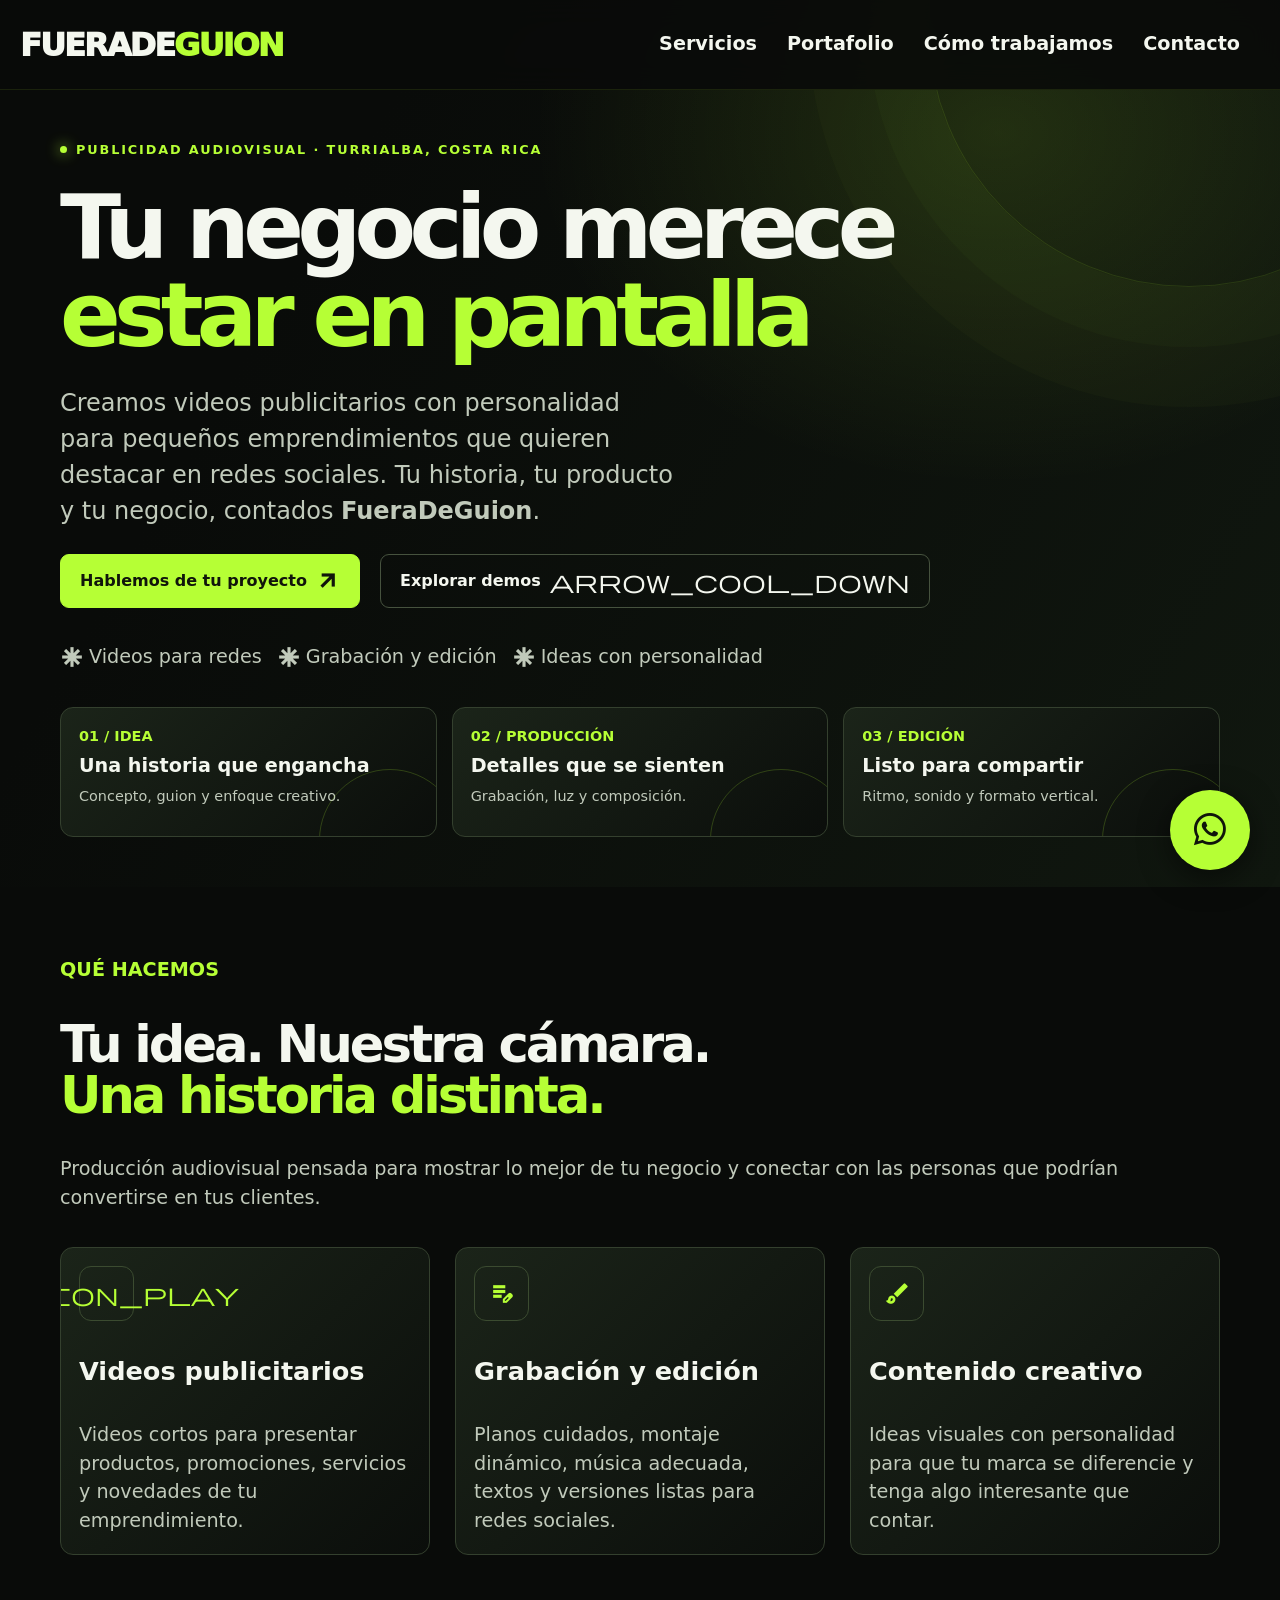
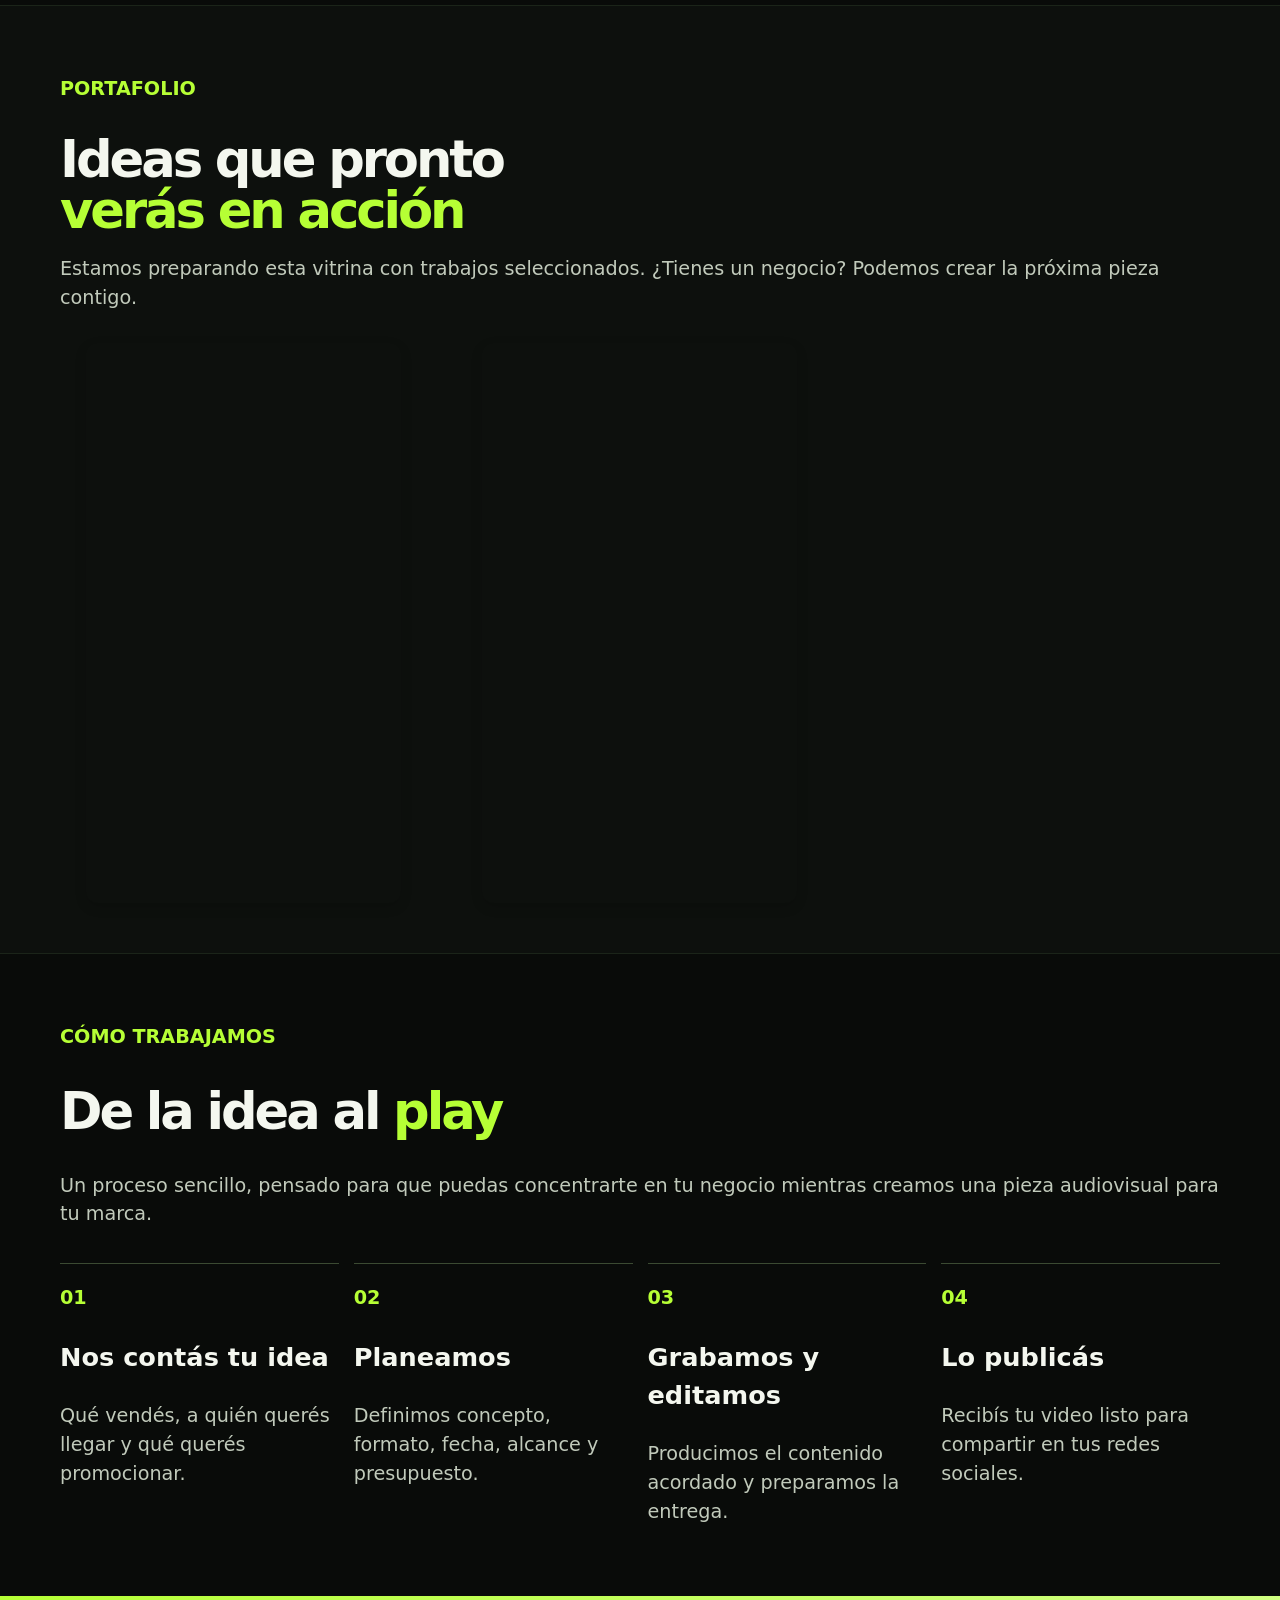
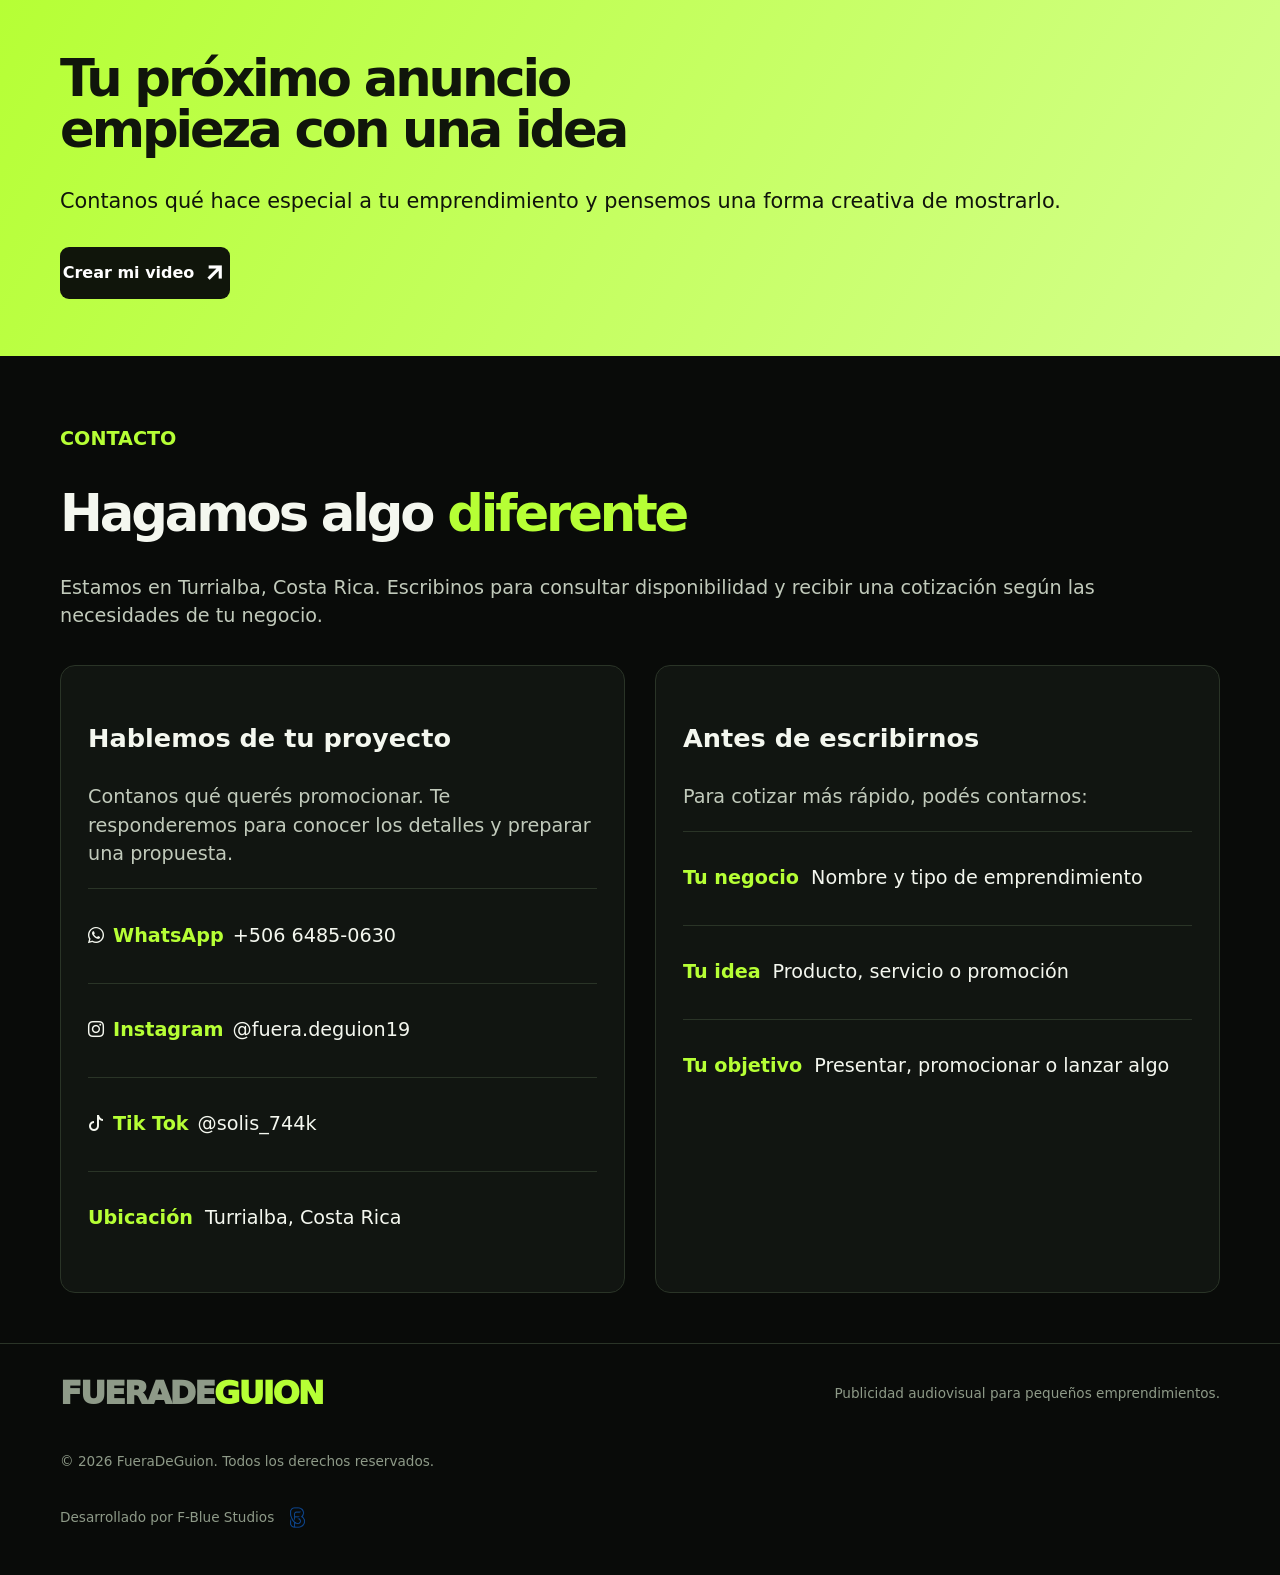
<file: index.html>
<!DOCTYPE html>
<html lang="es">
<head>
    <meta charset="UTF-8">
    <meta name="viewport" content="width=device-width, initial-scale=1.0">
    <title>FueraDeGuion | Publicidad audiovisual en Turrialba</title>
    <link rel="icon" href="source/Logo_FueraDeGuion.jpeg" type="image/jpeg">
    <link rel="stylesheet" href="style.css">
    <link rel="stylesheet" href="https://fonts.googleapis.com/css2?family=Material+Symbols+Outlined:opsz,wght,FILL,GRAD@20..48,100..700,0..1,-50..200">
    <link rel="stylesheet" href="https://cdn.jsdelivr.net/npm/bootstrap-icons@1.11.3/font/bootstrap-icons.min.css">
    <script src="script.js"defer></script>

    <meta property="og:title" content="FueraDeGuion">
    <meta property="og:description" content="Impulsamos tu negocio con videos publicitarios llenos de personalidad. Transformamos tu historia y productos en contenido diseñado para destacar en redes sociales.">
    <meta property="og:image" content="https://raw.githubusercontent.com/Fitoblue3/FueraDeGuion/refs/heads/main/source/Logo_FueraDeGuion.jpeg">
    <meta property="og:url" content="https://fitoblue3.github.io/FueraDeGuion/">
</head>
<body>
    <header class="nav">
        <a href="#inicio" class="title-fdg">FUERADE<span class="green-txt">GUION</a>
        <button class="btn-toggle" id="btnToggle"><span class="material-symbols-outlined" id="toggleIcon">menu</span></button>
        <nav class="nav-links" id="navLinks">
            <ul class="links">        
                <li><a href="#servicios">Servicios</a></li>
                <li><a href="#portafolio">Portafolio</a></li>
                <li><a href="#proceso">Cómo trabajamos</a></li>
                <li><a href="#contacto">Contacto</a></li>
            </ul>
        </nav>
    </header>
    <main>
        <section class="hero" id="inicio">
            <div class="wrap">
                <div class="eyebrow"><span class="dot"></span><p class="green-txt">PUBLICIDAD AUDIOVISUAL · TURRIALBA, COSTA RICA</p></div>
                <h1>Tu negocio merece<br><span class="green-txt">estar en pantalla</span></h1>
                <p>Creamos videos publicitarios con personalidad para pequeños emprendimientos que quieren destacar en redes sociales. Tu historia, tu producto y tu negocio, contados <b>FueraDeGuion</b>.</p>
                <div class="hero-actions">
                    <a class="btn btn-green" href="https://wa.me/50664850630?text=Hola%20FueraDeGuion%2C%20quiero%20cotizar%20un%20video%20publicitario." target="_blank" rel="noopener">Hablemos de tu proyecto<span class="material-symbols-outlined">arrow_outward</span></a>
                    <a class="btn btn-transparent" href="#portafolio">Explorar demos<span class="material-symbols-outlined">arrow_cool_down</span></a>
                </div>
                <div class="hero-foot">
                    <p><span class="material-symbols-outlined">asterisk</span>Videos para redes</p>
                    <p><span class="material-symbols-outlined">asterisk</span>Grabación y edición</p>
                    <p><span class="material-symbols-outlined">asterisk</span>Ideas con personalidad</p>
                </div>
                <div class="hero-cards">
                    <div class="card effect-card">
                        <p class="green-txt">01 / IDEA</p>
                        <p class="strong-txt">Una historia que engancha</p>
                        <p class="little-txt">Concepto, guion y enfoque creativo.</p>
                    </div>
                    <div class="card effect-card">
                        <p class="green-txt">02 / PRODUCCIÓN</p>
                        <p class="strong-txt">Detalles que se sienten</p>
                        <p class="little-txt">Grabación, luz y composición.</p>
                    </div>
                    <div class="card effect-card">
                        <p class="green-txt">03 / EDICIÓN</p>
                        <p class="strong-txt">Listo para compartir</p>
                        <p class="little-txt">Ritmo, sonido y formato vertical.</p>
                    </div>
                </div>
            </div>
        </section>

        <section class="servicios" id="servicios">
            <div class="wrap reveal">
                <p class="green-txt title-green">QUÉ HACEMOS</p>
                <h2>Tu idea. Nuestra cámara.<br><span class="green-txt">Una historia distinta.</span> </h2>
                <p>Producción audiovisual pensada para mostrar lo mejor de tu negocio y conectar con las personas que podrían convertirse en tus clientes.</p>
                <div class="servicios-cards">
                    <div class="card">
                        <span class="material-symbols-outlined">motion_play</span>
                        <h3>Videos publicitarios</h3>
                        <p>Videos cortos para presentar productos, promociones, servicios y novedades de tu emprendimiento.</p>
                    </div>
                    <div class="card">
                        <span class="material-symbols-outlined">edit_note</span>
                        <h3>Grabación y edición</h3>
                        <p>Planos cuidados, montaje dinámico, música adecuada, textos y versiones listas para redes sociales.</p>
                    </div>
                    <div class="card">
                        <span class="material-symbols-outlined">brush</span>
                        <h3>Contenido creativo</h3>
                        <p>Ideas visuales con personalidad para que tu marca se diferencie y tenga algo interesante que contar.</p>
                    </div>
                </div>
            </div>
        </section>
        
        <section class="portafolio" id="portafolio">
            <div class="wrap reveal">
                <p class="green-txt title-green">PORTAFOLIO</p>
                <h2>Ideas que pronto <br><span class="green-txt">verás en acción</span></h2>
                <p>Estamos preparando esta vitrina con trabajos seleccionados. ¿Tienes un negocio? Podemos crear la próxima pieza contigo.</p>
                <div class="portafolio-grid">
                    <div class="video-youtube">
                        <iframe width="610" 
                        height="1085" 
                        src="https://www.youtube.com/embed/8R4uW3JkBlg" 
                        title="FueraDeGuion 2026" 
                        frameborder="0" 
                        allow="accelerometer; autoplay; clipboard-write; encrypted-media; gyroscope; picture-in-picture; web-share" 
                        referrerpolicy="strict-origin-when-cross-origin" 
                        allowfullscreen></iframe>
                    </div>    
                    <div class="video-youtube">
                        <iframe src="https://www.youtube.com/embed/LSPEQDFpQoo" 
                        title="29 de octubre de 2026" 
                        frameborder="0" 
                        allow="accelerometer; autoplay; clipboard-write; encrypted-media; gyroscope; picture-in-picture; web-share" 
                        referrerpolicy="strict-origin-when-cross-origin" 
                        allowfullscreen></iframe>
                    </div>
                </div>
            </div>
        </section>

        <section class="proceso" id="proceso">
            <div class="wrap reveal">
                <p class="green-txt title-green">CÓMO TRABAJAMOS</p>
                <h2>De la idea al <span class="green-txt">play</span></h2>
                <p>Un proceso sencillo, pensado para que puedas concentrarte en tu negocio mientras creamos una pieza audiovisual para tu marca.</p>
                <div class="process-grid">
                    <div class="step">
                        <p class="green-txt">01</p>
                        <h3>Nos contás tu idea</h3>
                        <p>Qué vendés, a quién querés llegar y qué querés promocionar.</p>
                    </div>
                    <div class="step">
                        <p class="green-txt">02</p>
                        <h3>Planeamos</h3>
                        <p>Definimos concepto, formato, fecha, alcance y presupuesto.</p>
                    </div>
                    <div class="step">
                        <p class="green-txt">03</p>
                        <h3>Grabamos y editamos</h3>
                        <p>Producimos el contenido acordado y preparamos la entrega.</p>
                    </div>
                    <div class="step">
                        <p class="green-txt">04</p>
                        <h3>Lo publicás</h3>
                        <p>Recibís tu video listo para compartir en tus redes sociales.</p>
                    </div>
                </div>
            </div>
        </section>

        <section class="anuncio">
            <div class="wrap container-anuncio reveal">
                <h2>Tu próximo anuncio <br>empieza con una idea</h2>
                <p>Contanos qué hace especial a tu emprendimiento y pensemos una forma creativa de mostrarlo.</p>
                <a class="btn btn-black" href="https://wa.me/50664850630?text=Hola%20FueraDeGuion%2C%20quiero%20cotizar%20un%20video%20publicitario." target="_blank" rel="noopener">Crear mi video <span class="material-symbols-outlined">arrow_outward</span></a>
            </div>
        </section>

        <section class="contacto" id="contacto">
            <div class="wrap reveal">
                <p class="green-txt title-green">CONTACTO</p>
                <h2>Hagamos algo <span class="green-txt">diferente</span></h2>
                <p>Estamos en Turrialba, Costa Rica. Escribinos para consultar disponibilidad y recibir una cotización según las necesidades de tu negocio.</p>
                <div class="contacto-grid">
                    <div class="contacto-box">
                        <h3>Hablemos de tu proyecto</h3>
                        <p>Contanos qué querés promocionar. Te responderemos para conocer los detalles y preparar una propuesta.</p>            
                        <div class="contacto-line">                           
                            <a class="btn btn-social" href="https://wa.me/50664850630?text=Hola%20FueraDeGuion%2C%20quiero%20consultar%20por%20sus%20servicios." target="_blank" rel="noopener">
                                <i class="bi bi-whatsapp"></i>
                                <span class="green-txt"><b>WhatsApp</b></span>
                                <p>+506 6485-0630</p>
                            </a>
                        </div>
                        <div class="contacto-line">   
                            <a class="btn btn-social" href="https://www.instagram.com/fuera.deguion19?mdxt=MWI0a2NkbmFmcDhkNw==" target="_blank" rel="noopener">
                                <i class="bi bi-instagram"></i>
                                <span class="green-txt"><b>Instagram</b></span>
                                <p>@fuera.deguion19</p>
                            </a>
                        </div>
                        <div class="contacto-line">  
                            <a class="btn btn-social" href="https://www.tiktok.com/@solis_744k?_r=1&_t=ZS-9Amf4XsxfdM" target="_blank" rel="noopener">
                                <i class="bi bi-tiktok"></i>
                                <span class="green-txt"><b>Tik Tok</b></span>
                                <p>@solis_744k</p>
                            </a>
                        </div>
                        <div class="contacto-line">
                            <span class="green-txt"><b>Ubicación</b></span>
                            <p>Turrialba, Costa Rica</p>
                        </div>
                    </div>
                    <div class="contacto-box">
                        <h3>Antes de escribirnos</h3>
                        <p>Para cotizar más rápido, podés contarnos:</p>
                        <div class="contacto-line"><span class="green-txt"><b>Tu negocio</b></span><p>Nombre y tipo de emprendimiento</p></div>
                        <div class="contacto-line"><span class="green-txt"><b>Tu idea</b></span><p>Producto, servicio o promoción</p></div>
                        <div class="contacto-line"><span class="green-txt"><b>Tu objetivo</b></span><p>Presentar, promocionar o lanzar algo</p></div></div>
                    </div>
                </div>
            </div>
        </section>
    </main>

    <footer>
        <div class="wrap footerin">
            <div class="footer-1">
                <a class="title-fdg" href="#inicio">FUERADE<span class="green-txt">GUION</span></a>
                <p>Publicidad audiovisual para pequeños emprendimientos.</p>
            </div>
            <div class="footer-2">
                <p>© 2026 FueraDeGuion. Todos los derechos reservados.</p>
                <div class="fblue-studios">
                    <p>Desarrollado por F-Blue Studios</p>
                    <img src="source/Logo_FBlueStudios.svg" alt="Logo F-Blue Studios">
                </div> 
            </div>
        </div>
    </footer>
    <a class="contacto-flotante btn" href="https://wa.me/50664850630?text=Hola%20FueraDeGuion%2C%20vi%20su%20pagina%20web." target="_blank" rel="noopener" aria-label="Contactar por WhatsApp"><i class="bi bi-whatsapp"></i></a>
</body>
</html>
</file>
<file: style.css>
:root {
    --bg:#090b09;
    --panel:#111511;
    --panel2:#171d17;
    --green:#b6ff35;
    --white:#f4f7ef;
    --muted:#a7b0a2;
    --line:#2a3427;
    --txt-p: #c1cabb;
    --p-size: clamp(1.12rem,2vw,1.2rem);
}

* {
    box-sizing: border-box;
}

html {
    scroll-behavior: smooth;
}

body {
    margin: 0;
    font-family:Inter,ui-sans-serif,system-ui,-apple-system,BlinkMacSystemFont,"Segoe UI",sans-serif;
    line-height:1.5;
    background-color: var(--bg);
    color: #f4f7ef;
}

.material-symbols-outlined {
    font-weight: bold !important;
}

h1 {
    font-size:clamp(2.8rem,7vw,6.4rem);
    max-width:900px;
    margin:0;
    line-height: 0.98;
    letter-spacing: -0.075em;
}

h2 {
    font-size:clamp(2rem,4vw,3.5rem);
    line-height:1;
    letter-spacing:-.06em;
    margin: 0;
}

h3 {
    font-size:clamp(1.5rem,2vw, 1.6rem);
}

a {
    color: inherit;
    text-decoration: none;
}

li {
    list-style: none;
}

img {
    max-width: 100%;
}

.btn {
    display:inline-flex;
    align-items:center;
    justify-content:center;
    gap:9px;
    font-weight:850;
    padding:14px 19px;
    border-radius:9px;
    transition:transform .2s, background .2s
}

.btn:hover {
    transform:translateY(-2px);
}

.green-txt {
    color: var(--green) !important;
}

.title-green {
    font-weight: 850;
}

.wrap {
    width:min(1160px,calc(100% - 40px));
    margin: auto;
    padding: 50px 0;
}

.reveal {
    opacity: 0;
    transform: translateY(30px);
    transition: opacity 0.8s ease-out, transform 0.8s ease-out;
}

.reveal.active {
    opacity: 1;
    transform: translateY(0);
}

/*header*/

.nav {
    display: flex;
    justify-content: space-between;
    align-items: center;
    padding: 20px;
    position: fixed;
    z-index: 1000;
    min-width: 100%;
    top: 0;
    background: rgba(9,11,9,.9);
    backdrop-filter: blur(14px);
    border-bottom: 1px solid rgba(181, 255, 53, 0.1);
    height: 10vh;
}

.title-fdg {
    font-size: clamp(1.2rem,3vw,2rem);
    font-weight: 950;
    letter-spacing: -.06em;
}

.btn-toggle {
    background: none;
    border: none;
    color: var(--white);
    position: relative;
    z-index: 10002;
    cursor: pointer;
    display: flex;
}

.nav-links {
    display: flex;
    flex-direction: column;
    position: fixed;
    top: 0;
    right: -60%;
    width: 50%;
    height: 100vh;
    z-index: 1001;
    transition: right 0.3s ease-in-out;
    background:linear-gradient(135deg,#0b1c06,#0b0e0b);
    padding: 80px;
}

.nav-links.active {
    right: 0;
}

.links {
    display: flex;
    flex-direction: column;
    gap: 30px;
    padding: 0;
}

.links li {
    
    font-weight: bold;
}

.links li:hover{
    transition: all 0.2s ease;
    color: var(--green);
    text-decoration: underline;
}

/*inicio*/

.hero {
    position: relative;
    overflow: hidden;
    background: radial-gradient(ellipse at 78% 15%,rgba(182,255,53,.13),transparent 33%),linear-gradient(120deg,#090b09 25%,#10170f 100%);
}

.hero .wrap {
    display: flex;
    flex-direction: column;
    justify-content: center;
    gap: 25px;
}

.eyebrow {
    display: inline-flex;
    align-items: center;
    gap: 9px;
    margin-top: 10vh;
    font-size: 0.78rem;
    font-weight: 850;
    letter-spacing: 0.15em;
}

.eyebrow p {
    font-size: 0.8rem !important;
}

.dot {
    width: 7px;
    height: 7px;
    border-radius: 50%;
    background: var(--green);
    box-shadow: 0 0 14px var(--green);
}

.hero p{
    max-width: 620px;
    color: var(--txt-p);
    font-size: clamp(1.12rem, 2vw, 1.5rem);;
    margin: 0;
}

.hero-actions {
    display: flex;
    gap: 20px
}

.btn-green {
    background:var(--green);
    color:#10150b;
    border:1px solid var(--green);
}

.btn-green:hover {
    background:#c8ff68
}

.btn-transparent {
    background:transparent;
    color:var(--white);
    border:1px solid #46523e
}

.btn-transparent:hover {
    border-color:var(--green);
    color:var(--green)
}

.hero-foot {
    display: flex;
    gap: 15px;
}

.hero-foot p {
    display: flex;
    gap: 5px;
    align-items: center;
    font-size: clamp(0.8rem,2vw,1.2rem);
    margin: 10px 0;
}

.hero-cards {
    display: grid;
    grid-template-columns: 1fr;
    gap: 15px
}

.card {
    display: flex;
    flex-direction: column;
    gap: 5px;
    min-height:130px;
    border:1px solid #34402e;
    border-radius:13px;
    padding:18px;
    position:relative;
    overflow:hidden;
    background:linear-gradient(135deg,#1b2419,#0b0e0b)
}

.card span{
    width: 55px;
    height: 55px;
    display: flex;
    justify-content: center;
    align-items: center;
    border: 1px solid #3b4b30;
    border-radius: 12px;
    color: var(--green);
    font-size: 1.5rem;
}

.card p{
    margin: 0;
}

.effect-card:after {
    content: "";
    position: absolute;
    width: 140px;
    height: 140px;
    border:1px solid rgba(182,255,53,.2);
    border-radius: 50%;
    right:-25px;
    bottom:-75px
}

.card .green-txt {
    display: block;
    font-size: clamp(0.8rem, 3vh, 0.9rem);
    font-weight: bold;
}

.card .strong-txt{
    color: var(--white);
    font-size: clamp(0.8rem, 3vh, 1.2rem);
    font-weight: bold;
}

.card .little-txt {
    font-size: clamp(0.8rem, 3vh, 0.9rem);;
}

.hero:after {
    content: "";
    position: absolute;
    width: 520px;
    height: 520px;
    border:1px solid rgba(182,255,53,.12);
    border-radius: 50%;
    right: -170px;
    bottom: 600px;
    box-shadow:0 0 0 60px rgba(182,255,53,.025),0 0 0 120px rgba(182,255,53,.018);
    pointer-events:none;
}

/*Servicios*/

.servicios .wrap {
    display: flex;
    flex-direction: column;
    justify-content: center;
    gap: 15px;
}

.servicios p {
    color: var(--txt-p);
    font-size: var(--p-size);
}

.servicios-cards {
    display: grid;
    grid-template-columns: 1fr;
    gap: 25px;
}

/*Portafolio*/
.portafolio {
    background:#0d100d;
    border-top:1px solid #1b2419;
    border-bottom:1px solid #1b2419
}

.portafolio p {
    color: var(--txt-p);
    font-size: var(--p-size);
    margin-bottom: 30px;
}

.portafolio-grid {
    display: grid;
    grid-template-columns: 1fr;
    gap: 30px;
}

/*Videos*/
.video-youtube {
    position: relative;
    width: 100%;
    max-width: 315px; /* Ancho máximo ideal para un Short */
    aspect-ratio: 9 / 16; /* Mantiene la proporción vertical exacta */
    margin: 0 auto; /* Centra el video si el contenedor padre es más ancho */
    border-radius: 12px; /* Opcional: esquinas redondeadas modernas */
    overflow: hidden; /* Asegura que el contenido respete los bordes redondeados */
    box-shadow: 0 4px 12px rgba(0, 0, 0, 0.15); /* Opcional: sombra elegante */
}

.video-youtube iframe {
    position: absolute;
    top: 0;
    left: 0;
    width: 100%;
    height: 100%;
}

/*Proceso*/

.proceso .wrap {
    display: flex;
    flex-direction: column;
    justify-content: center;
    gap: 15px;
}
.proceso p {
    color: var(--txt-p);
    font-size: var(--p-size);
}

.process-grid {
    display: grid;
    grid-template-columns: repeat(2, 1fr);
    gap: 15px;
}

.step {
    border-top: 1px solid #3b4a32;
}

.step .green-txt {
    font-weight: 900;
}

/*Anuncio*/
.anuncio {
    background: linear-gradient(120deg, #b6ff35, #d4ff8d);
    color: #10150b;
}

.anuncio .wrap {
    display: flex;
    flex-direction: column;
    justify-content: center;
    gap: 30px;
    height: 40vh;
}

.anuncio p {
    font-size: clamp(0.9rem, 2vw ,1.3rem);
    margin: 0;
}

.btn-black {
    background: #10150b;
    color: #fff;
    border-color: #10150b;
    white-space: nowrap;
    width: 170px;
}

.btn-black:hover {
    background: #27351b;
}

/*contacto*/

.contacto .wrap {
    display: flex;
    flex-direction: column;
    justify-content: center;
    gap: 15px;
}

.contacto p {
    color: var(--txt-p);
    font-size: clamp(1rem,2vw,1.2rem);
}

.contacto b {
    font-size: clamp(1rem,2vw,1.2rem);
}

.contacto-grid {
    display: grid;
    grid-template-columns: 1fr;
    gap: 30px;
}

.contacto-box {
    padding: 27px;
    border: 1px solid var(--line);
    background: var(--panel);
    border-radius: 15px;
}

.contacto-line {
    display: flex;
    align-items: center;
    gap: 12px;
    padding: 13px 0;
    border-top: 1px solid var(--line);
}

.contacto-line p{
    color: var(--white)
}

.btn-social {
    font-size: 1rem;
    padding: 0;
    font-weight: normal;
}


.btn-social:hover{
    color: var(--green);
    transition: all 0.2s ease;
}

.btn-social .material-symbols-outlined{
    position: relative;
    top: -8px;
    right: -2px;
    font-weight: normal !important;
    font-size: 0.9rem;
}

/*Footer*/

footer {
    border-top:1px solid var(--line);
    padding: 25px;
    color:#8e9a88;
    font-size: 0.85rem
}

footer .wrap {
    padding: 0px;
}
    
.footerin {
    display:flex;
    flex-direction: column;
    gap:20px;
}

.footer-1 {
    display: flex;
    flex-direction: column;
    justify-content: space-between;
}

.fblue-studios {
    display: flex;
    align-items: center;
}

.fblue-studios img{
    position: relative;
    right: 10px;;
    width: 65px;
    height: 65px;
}

.contacto-flotante {
    display: flex;
    justify-content: center;
    align-items: center;
    position: fixed;
    width: 60px;
    height: 60px;
    right: 30px;
    bottom: 30px;
    z-index: 20;
    background: var(--green);
    color: #10150b;
    border-radius: 50%;
    padding: 13px 17px;
    box-shadow: 0 8px 30px #0008
}

.contacto-flotante:hover{
    background:#c8ff68
}

.contacto-flotante .bi {
    font-size: 1.5rem;
}

/*@media configuraciones*/

@media (min-width: 768px){
    .btn-toggle{
        display: none !important;
    }

    .nav-links{
        display: flex;
    }

    .nav-links {
        display: flex;
        flex-direction: column;
        position: static;
        width: auto;
        height: auto;
        z-index: auto;
        transition: none;
        background: none;
        padding: 20px;
    }

    .links {
        flex-direction: row;
    }

    .links a {
        font-size: var(--p-size);
    }
}

@media (min-width: 1024px) {

    .card:hover{
        transform: translateY(-2px);
    }

    .hero-cards {
        grid-template-columns: repeat(3, 1fr);
    }

    .servicios-cards {
        grid-template-columns: repeat(3, 1fr);
    }

    .portafolio-grid {
        display: grid;
        grid-template-columns: repeat(3, 1fr);
    }

    .process-grid {
        grid-template-columns: repeat(4, 1fr);
    }

    .contacto-grid {
        grid-template-columns: repeat(2, 1fr);
    }

    .footer-1 {
        flex-direction: row;
    }

    .contacto-flotante {
        width: 80px;
        height: 80px;
    }

    .contacto-flotante .bi {
        font-size: 2rem;
    }
}

@media (min-width: 1400px) {

    .hero .wrap {
        height: 100vh;
    }

    .servicios .wrap {
        height: 80vh;
    }
    .proceso .wrap {
        height: 70vh;
    }

    .anuncio .wrap {
        height: 50vh;
    }

    .contacto .wrap {
        height: 100vh;
    }
}
</file>
